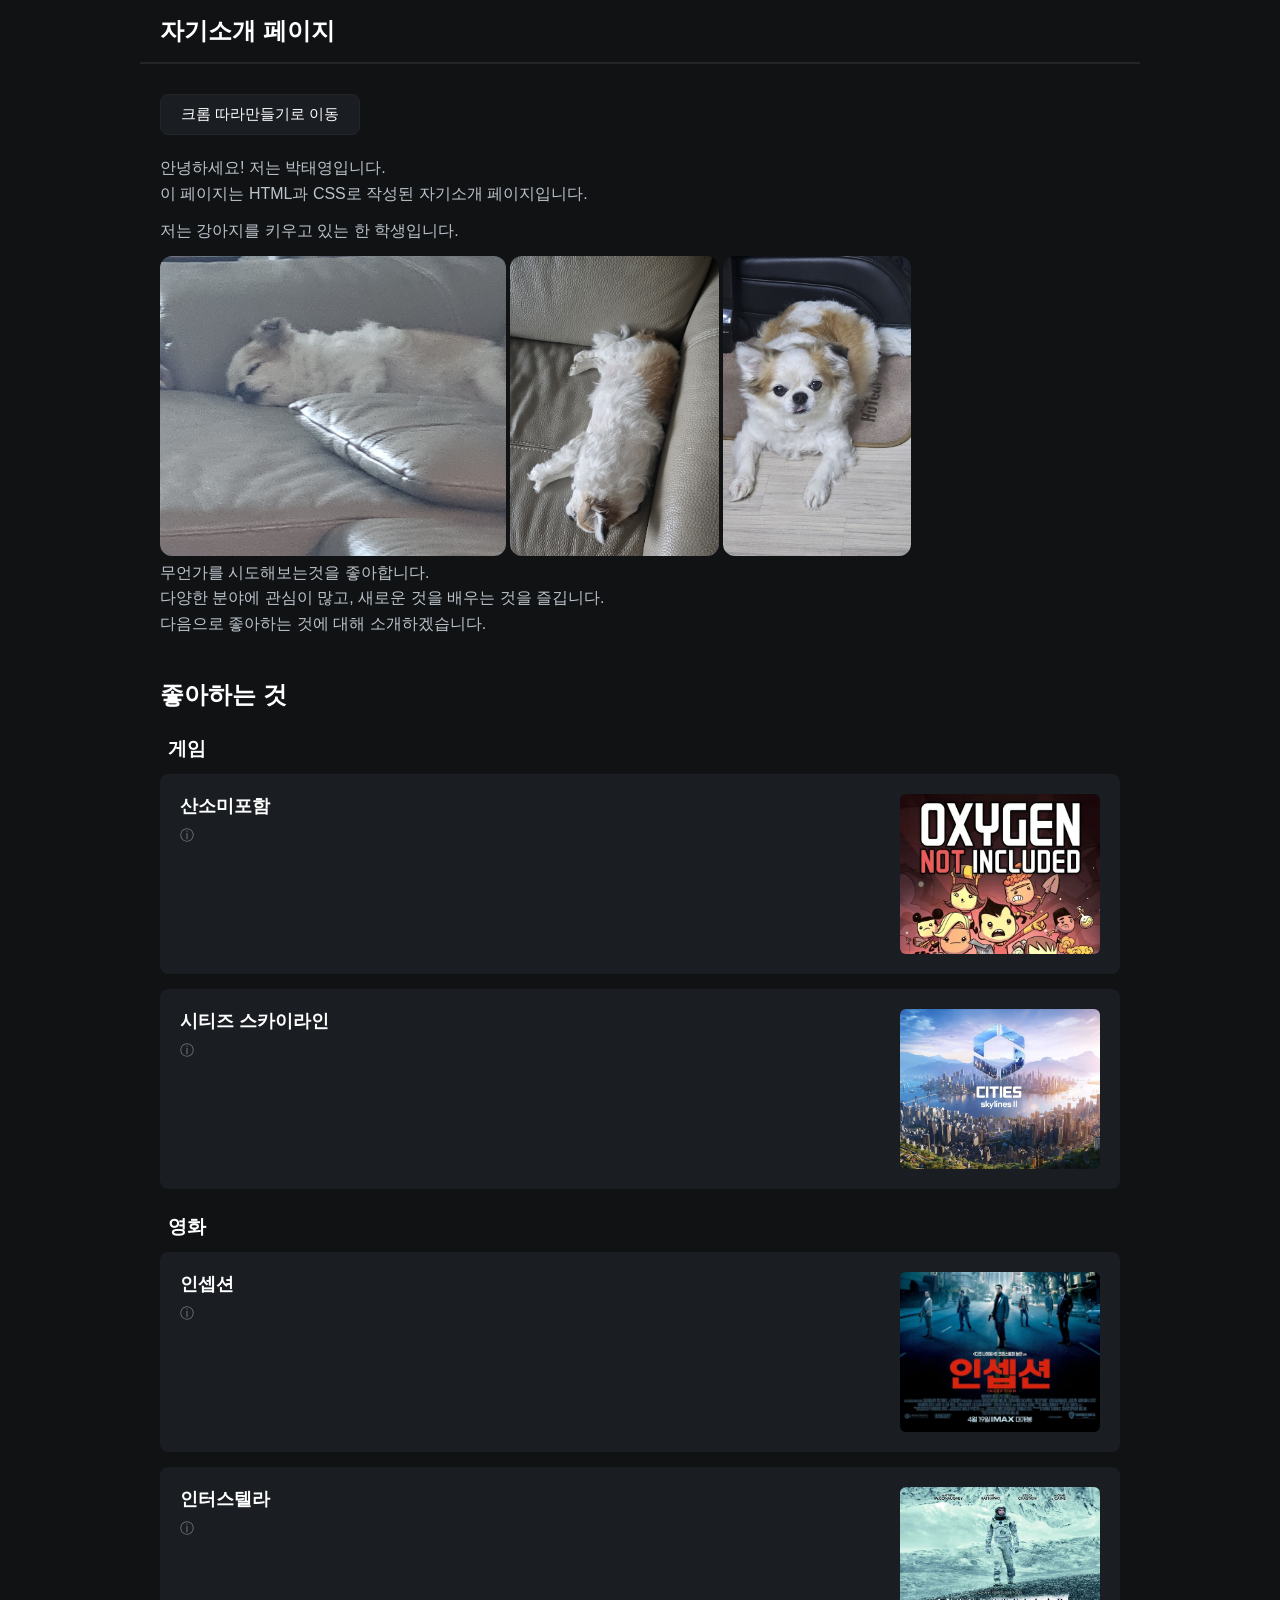
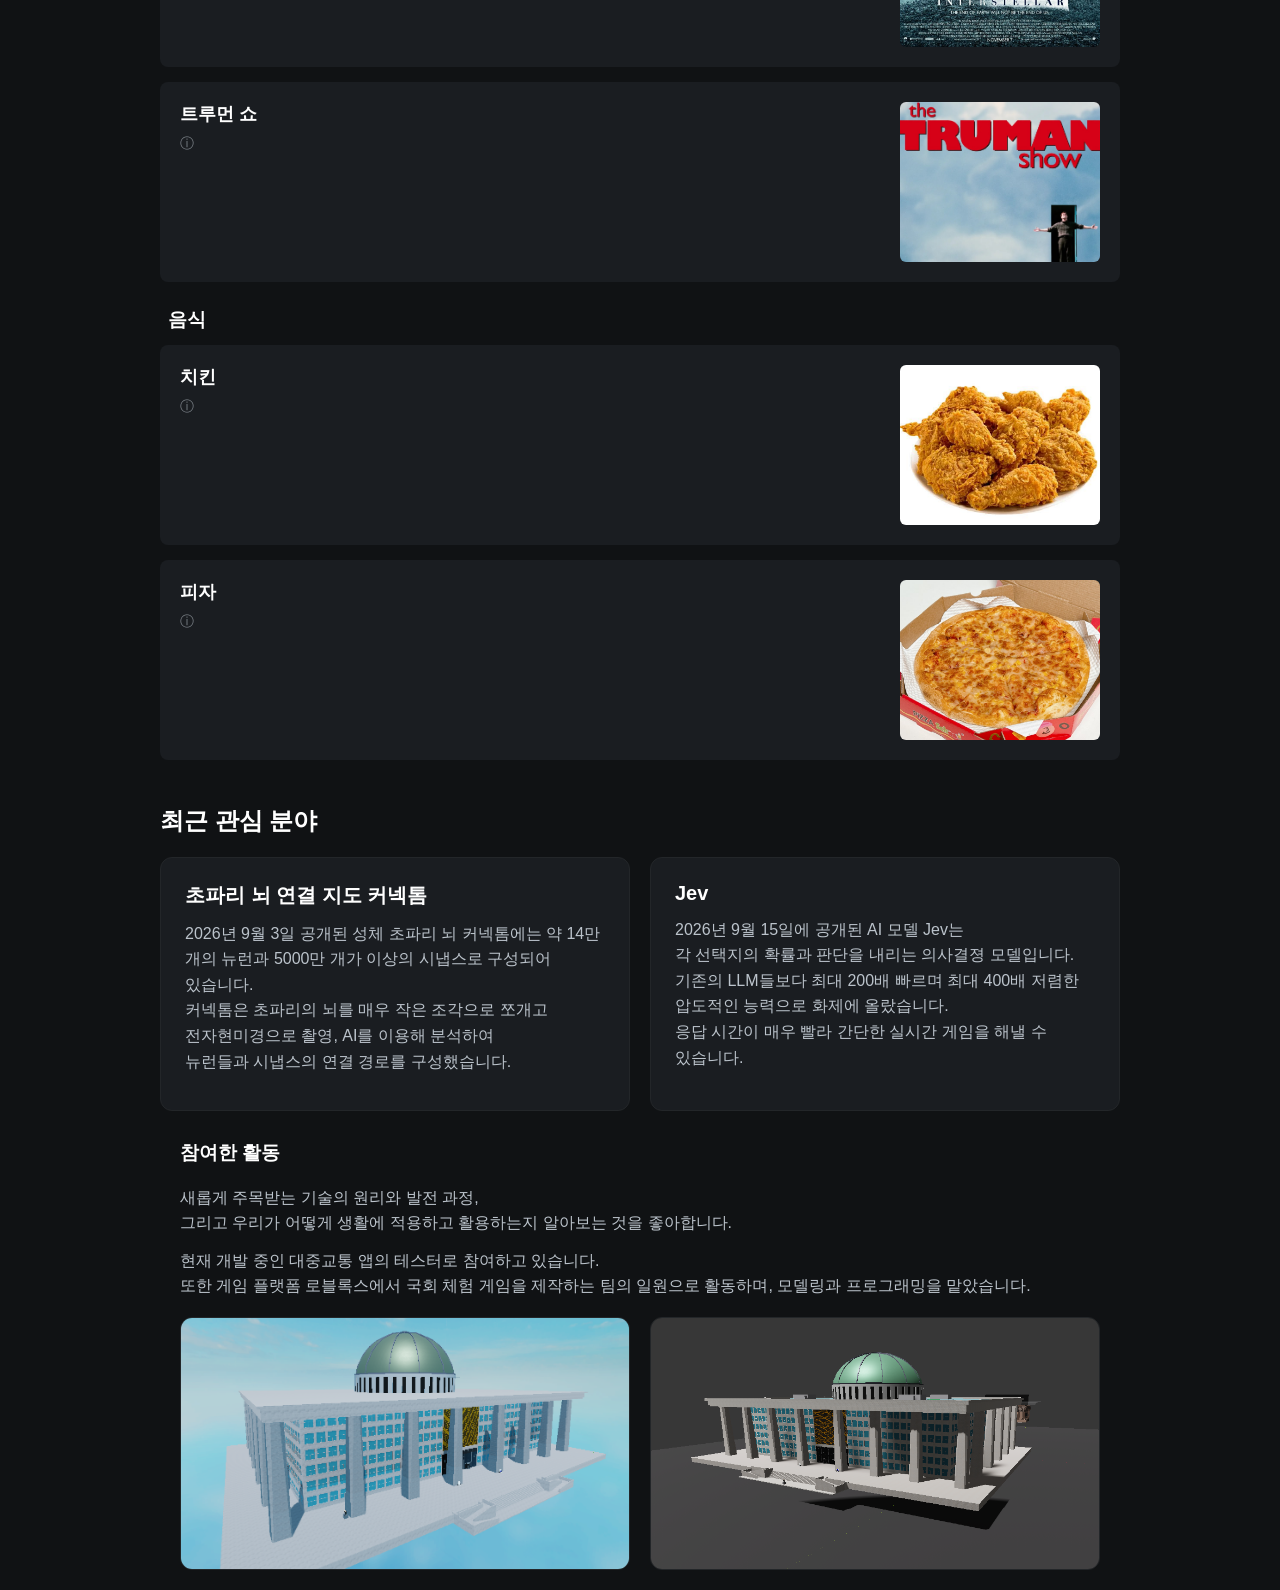
<file: index.html>
<!DOCTYPE html>
<html lang="ko">

<head>
    <meta charset="UTF-8">
    <meta name="viewport" content="width=device-width, initial-scale=1.0">
    <title>자기소개 페이지</title>
    <meta name="description" content="자기소개 페이지">
    <link rel="stylesheet" href="test.css">
</head>

<body>
    <header class="header">
        <h1>자기소개 페이지</h1>
    </header>
    <div class="content">
        <button type="button" class="site-button" onclick="location.href='index2.html'">크롬 따라만들기로 이동</button>

        <p>안녕하세요! 저는 박태영입니다.<br>
        이 페이지는 HTML과 CSS로 작성된 자기소개 페이지입니다.</p>

        <p>저는 강아지를 키우고 있는 한 학생입니다.</p>
        <img class="dog" src="sleepingdog.jpg" alt="잠자는 강아지">
        <img class="dog" src="lyingdog.jpg" alt="등으로 벽을 걷는 강아지">
        <img class="dog" src="blehdog.jpg" alt="혀 내민 강아지">
        <p>무언가를 시도해보는것을 좋아합니다.<br>
        다양한 분야에 관심이 많고, 새로운 것을 배우는 것을 즐깁니다.<br>
        다음으로 좋아하는 것에 대해 소개하겠습니다.</p>
    </div>

    <div class="content2">
        <h2>좋아하는 것</h2>
        
        <section class="category">
            <h3>게임</h3>
            <ul>
                <li class="item-container" tabindex="0">
                    <div class="text-content">
                        <strong>산소미포함</strong>
                        <div class="interactive-area">
                            <span class="more-icon">ⓘ</span>
                            <div class="description-box">
                                <p>Klei Entertainment에서 개발한 생존 시뮬레이션 게임입니다.<br>플레이어는 외계 행성에서 생존하기 위해 자원을 확보, 관리하며 기지를 건설해야 합니다.<br>독특한 그래픽 스타일, 특이한 조작 방식과 깊이 있는 게임 플레이에 빠지게 되었습니다.</p>
                            </div>
                        </div>
                    </div>
                    <img src="oxygen-not-included.jpg" alt="산소미포함" class="item-image" width="220" height="140">
                </li>

                <li class="item-container" tabindex="0">
                    <div class="text-content">
                        <strong>시티즈 스카이라인</strong>
                        <div class="interactive-area">
                            <span class="more-icon">ⓘ</span>
                            <div class="description-box">
                                <p>Colossal Order에서 개발한 도시 건설 및 관리 시뮬레이션 게임입니다.<br>플레이어는 도시의 계획, 건설 및 관리를 담당하며,<br>시민들의 요구를 충족시키기 위해 노력해야 합니다.<br>나만의 도시를 자유롭게 디자인하고 키워나갈 수 있는 자율성이 매력적으로 느껴졌습니다.</p>
                            </div>
                        </div>
                    </div>
                    <img src="cities-skylines.jpg" alt="시티즈 스카이라인" class="item-image" width="220" height="140" loading="lazy">
                </li>
            </ul>
        </section>

        <section class="category">
            <h3>영화</h3>
            <ul>
                <li class="item-container" tabindex="0">
                    <div class="text-content">
                        <strong>인셉션</strong>
                        <div class="interactive-area">
                            <span class="more-icon">ⓘ</span>
                            <div class="description-box">
                                <p>2010년에 개봉한 크리스토퍼 놀란 감독의 대표적인 영화 중 하나입니다.<br>타인의 꿈속에 침투해 정보를 추출하거나<br>새로운 생각을 심는다는 독창적인 설정이 인상적이며,<br>참신한 주제와 뛰어난 연출이 돋보입니다.</p>
                            </div>
                        </div>
                    </div>
                    <img src="inception.jpg" alt="인셉션" class="item-image" width="220" height="140" loading="lazy">
                </li>

                <li class="item-container" tabindex="0">
                    <div class="text-content">
                        <strong>인터스텔라</strong>
                        <div class="interactive-area">
                            <span class="more-icon">ⓘ</span>
                            <div class="description-box">
                                <p>2014년에 개봉한 크리스토퍼 놀란 감독의 대표적인 영화 중 하나입니다.<br>식량 부족과 기후 변화로 멸망해가는 인류를 구하기 위해<br>우주로 떠나는 탐험가들의 이야기를 그렸습니다.<br>압도적인 과학적 고증과 사실적인 우주 묘사, 웅장한 음악이 인상적입니다.</p>
                            </div>
                        </div>
                    </div>
                    <img src="interstellar.jpg" alt="인터스텔라" class="item-image" width="220" height="140" loading="lazy">
                </li>

                <li class="item-container" tabindex="0">
                    <div class="text-content">
                        <strong>트루먼 쇼</strong>
                        <div class="interactive-area">
                            <span class="more-icon">ⓘ</span>
                            <div class="description-box">
                                <p>1998년에 개봉한 피터 위어 감독의 대표적인 영화 중 하나입니다.<br>주인공 트루먼이 자신의 삶이 TV 쇼라는 사실을 알게 되면서 벌어지는 이야기입니다.<br>압도적인 연출과 뛰어난 연기력과 깊은 여운을 남겨 스스로에게 질문하게 만드는 작품입니다.</p>
                            </div>
                        </div>
                    </div>
                    <img src="trumanshow.jpg" alt="트루먼 쇼" class="item-image" width="220" height="140" loading="lazy">
                </li>
            </ul>
        </section>
        <section class="category">
            <h3>음식</h3>
            <ul>
                <li class="item-container" tabindex="0">
                    <div class="text-content">
                        <strong>치킨</strong>
                        <div class="interactive-area">
                            <span class="more-icon">ⓘ</span>
                            <div class="description-box">
                                <p>19세기 미국 남부에서 유래한 음식으로, 전 세계적으로 사랑받고 있습니다.<br>다양한 양념과 조리법으로 즐길 수 있으며,<br>바삭한 튀김과 풍부한 맛이 매력적입니다.</p>
                            </div>
                        </div>
                    </div>
                    <img src="chicken.jpg" alt="치킨" class="item-image" width="220" height="140" loading="lazy">
                </li>

                <li class="item-container" tabindex="0">
                    <div class="text-content">
                        <strong>피자</strong>
                        <div class="interactive-area">
                            <span class="more-icon">ⓘ</span>
                            <div class="description-box">
                                <p>이탈리아에서 유래한 음식으로, 전 세계적으로 사랑받고 있습니다.<br>다양한 토핑과 치즈의 조합으로 즐길 수 있으며,<br>간편하게 먹을 수 있는 점이 매력적입니다.</p>
                            </div>
                        </div>
                    </div>
                    <img src="pizza.jpg" alt="피자" class="item-image" width="220" height="140" loading="lazy">
                </li>
            </ul>
        </section>
    </div>
    
    <div class="content3">
    <h2>최근 관심 분야</h2>

    <div class="interest-grid">
        <article class="interest-card">
            <h3>초파리 뇌 연결 지도 커넥톰</h3>
            <p>
                2026년 9월 3일 공개된 성체 초파리 뇌 커넥톰에는 약 14만 개의 뉴런과 5000만 개가 이상의 시냅스로 구성되어 있습니다.<br>
                커넥톰은 초파리의 뇌를 매우 작은 조각으로 쪼개고 전자현미경으로 촬영, AI를 이용해 분석하여<br>
                뉴런들과 시냅스의 연결 경로를 구성했습니다.
            </p>
        </article>

        <article class="interest-card">
            <h3>Jev</h3>
            <p>
                2026년 9월 15일에 공개된 AI 모델 Jev는<br>
                각 선택지의 확률과 판단을 내리는 의사결졍 모델입니다.<br>
                기존의 LLM들보다 최대 200배 빠르며 최대 400배 저렴한 압도적인 능력으로 화제에 올랐습니다.<br>
                응답 시간이 매우 빨라 간단한 실시간 게임을 해낼 수 있습니다. 
            </p>
        </article>
    </div>

    <div class="content">
        <h3>참여한 활동</h3>
        <p>
            새롭게 주목받는 기술의 원리와 발전 과정,<br>
            그리고 우리가 어떻게 생활에 적용하고 활용하는지 알아보는 것을 좋아합니다.
        </p>
        <p>
            현재 개발 중인 대중교통 앱의 테스터로 참여하고 있습니다.<br>
            또한 게임 플랫폼 로블록스에서 국회 체험 게임을 제작하는 팀의 일원으로 활동하며, 모델링과 프로그래밍을 맡았습니다.
        </p>
        <div class="project-gallery">
            <img src="국회.png" alt="로블록스 국회 체험 게임 화면 1">
            <img src="국회2.png" alt="로블록스 국회 체험 게임 화면 2">
        </div>
    </div>
</div>
</body>

</html>
</file>
<file: test.css>
:root {
    --bg-main: #101214;
    --bg-card: #1a1d21;
    --border-color: #232629;
    --text-primary: #ffffff;
    --text-muted: #bbc3cb;

    --gap-lg: 20px;
    --gap-md: 12px;
}

*, *::before, *::after {
    box-sizing: border-box;
}

body {
    background-color: var(--bg-main);
    color: var(--text-primary);
    font-family: sans-serif;
    margin: 0 auto;
    max-width: 1000px;
}

.header {
    padding: 10px var(--gap-lg);
    border-bottom: 2px solid var(--border-color);
}

.header h1 {
    font-size: 24px;
    margin: 5px 0;
}

.dog {
    width: auto;
    height: 300px;
    border-radius: 12px;
}

.content,
.content2,
.content3 {
    padding: 10px var(--gap-lg);
}

.content p,
.content2 p,
.content3 p {
    color: var(--text-muted);
    line-height: 1.6;
    margin-top: 0;
    margin-bottom: var(--gap-md);
    word-break: keep-all;
}

.content2 h2,
.content3 h2 {
    margin: 10px 0 var(--gap-lg) 0;
}

.content2 ul {
    list-style: none;
    padding: 0;
    margin: 0;
}

.category h3 {
    padding-left: 8px;
    margin-top: 25px;
    margin-bottom: var(--gap-md);
}

.item-container {
    display: flex;
    justify-content: space-between;
    align-items: flex-start;
    gap: var(--gap-lg);
    padding: var(--gap-lg);
    margin-bottom: 15px;
    background-color: var(--bg-card);
    border-radius: 8px;
    transition: background-color 0.3s ease, transform 0.3s ease, box-shadow 0.3s ease;
    cursor: pointer;
}

.item-container:hover {
    background-color: #22262b;
    transform: translateY(-2px);
    box-shadow: 0 4px 12px rgba(0, 0, 0, 0.3);
}

.item-container:focus-visible {
    outline: 2px solid var(--text-primary);
    outline-offset: 2px;
}

.text-content {
    flex: 1;
}

.text-content strong {
    font-size: 18px;
    display: block;
    margin-bottom: 6px;
}

.interactive-area {
    position: relative;
    margin-top: 2px;
    min-height: 24px;
}

.more-icon {
    position: absolute;
    top: 0;
    left: 0;
    color: var(--text-muted);
    font-size: 14px;
    line-height: 1.6;
    opacity: 0.6;
    transform: translateY(0);
    transition: opacity 0.3s ease, transform 0.3s ease;
    pointer-events: none;
}

.description-box {
    display: grid;
    grid-template-rows: 0fr;
    opacity: 0;
    overflow: hidden;
    transform: translateY(4px);
    transition: grid-template-rows 0.4s cubic-bezier(0.4, 0, 0.2, 1),
                opacity 0.3s ease,
                transform 0.3s ease;
}

.description-box p {
    overflow: hidden;
    color: var(--text-muted);
    line-height: 1.6;
    margin: 0;
    word-break: keep-all;
}

.site-button {
    display: inline-block;
    margin: var(--gap-lg) 0;
    padding: 10px 20px;
    background-color: var(--bg-card);
    color: var(--text-primary);
    border: 1px solid var(--border-color);
    border-radius: 8px;
    font-size: 15px;
    cursor: pointer;
    transition: background-color 0.3s ease, transform 0.3s ease, box-shadow 0.3s ease;
}

.site-button:hover {
    background-color: #22262b;
    transform: translateY(-2px);
    box-shadow: 0 4px 12px rgba(0, 0, 0, 0.3);
}

.site-button:focus-visible {
    outline: 2px solid var(--text-primary);
    outline-offset: 2px;
}

.item-container:hover .description-box,
.item-container:focus-within .description-box {
    grid-template-rows: 1fr;
    opacity: 1;
    transform: translateY(0);
}


.item-container:hover .more-icon,
.item-container:focus-within .more-icon {
    opacity: 0;
    transform: translateY(-8px);
}


.item-image {
    width: 200px;
    height: 160px;
    object-fit: cover;
    border-radius: 6px;
    flex-shrink: 0;
    transition: transform 0.3s ease;
}

.item-container:hover .item-image {
    transform: scale(1.02);
}

.interest-grid {
    display: grid;
    grid-template-columns: repeat(2, minmax(0, 1fr));
    gap: var(--gap-lg);
}

.interest-card {
    display: flex;
    flex-direction: column;
    padding: 24px;
    min-height: 240px;
    background-color: var(--bg-card);
    border: 1px solid var(--border-color);
    border-radius: 12px;
    transition: transform 0.3s ease, box-shadow 0.3s ease;
}

.interest-card:hover {
    transform: translateY(-3px);
    box-shadow: 0 6px 16px rgba(0, 0, 0, 0.3);
}


.interest-card h3 {
    font-size: 20px;
    margin: 0 0 12px;
}

.interest-card a {
    align-self: flex-start;
    margin-top: auto;
    padding-top: 20px;
    color: var(--text-primary);
    text-decoration: none;
}

.interest-card a:hover {
    text-decoration: underline;
}

.project-gallery {
    display: grid;
    grid-template-columns: repeat(2, minmax(0, 1fr));
    gap: var(--gap-lg);
    margin-top: 18px;
}

.project-gallery img {
    display: block;
    width: 100%;
    aspect-ratio: 16 / 9;
    background-color: var(--bg-card);
    border: 1px solid var(--border-color);
    border-radius: 12px;
    object-fit: cover;
}

@media (max-width: 650px) {
    .interest-grid {
        grid-template-columns: 1fr;
    }

        .project-gallery {
        grid-template-columns: 1fr;
    }
}

@media (max-width: 1000px) {

    body {
        padding: 0 10px;
    }

    .header, .content, .content2 {
        padding: 10px;
    }

    .item-container {
        flex-direction: column-reverse;
        align-items: stretch;
        gap: 15px;
        padding: 16px;
    }

    .item-image {
        width: 100%;
        height: auto;
        aspect-ratio: 4 / 3;
        object-fit: cover;
    }

    .text-content strong {
        font-size: 17px;
    }

    .description-box p {
        font-size: 14px;
    }

        .content3 {
        padding: 10px;
    }
}
</file>
